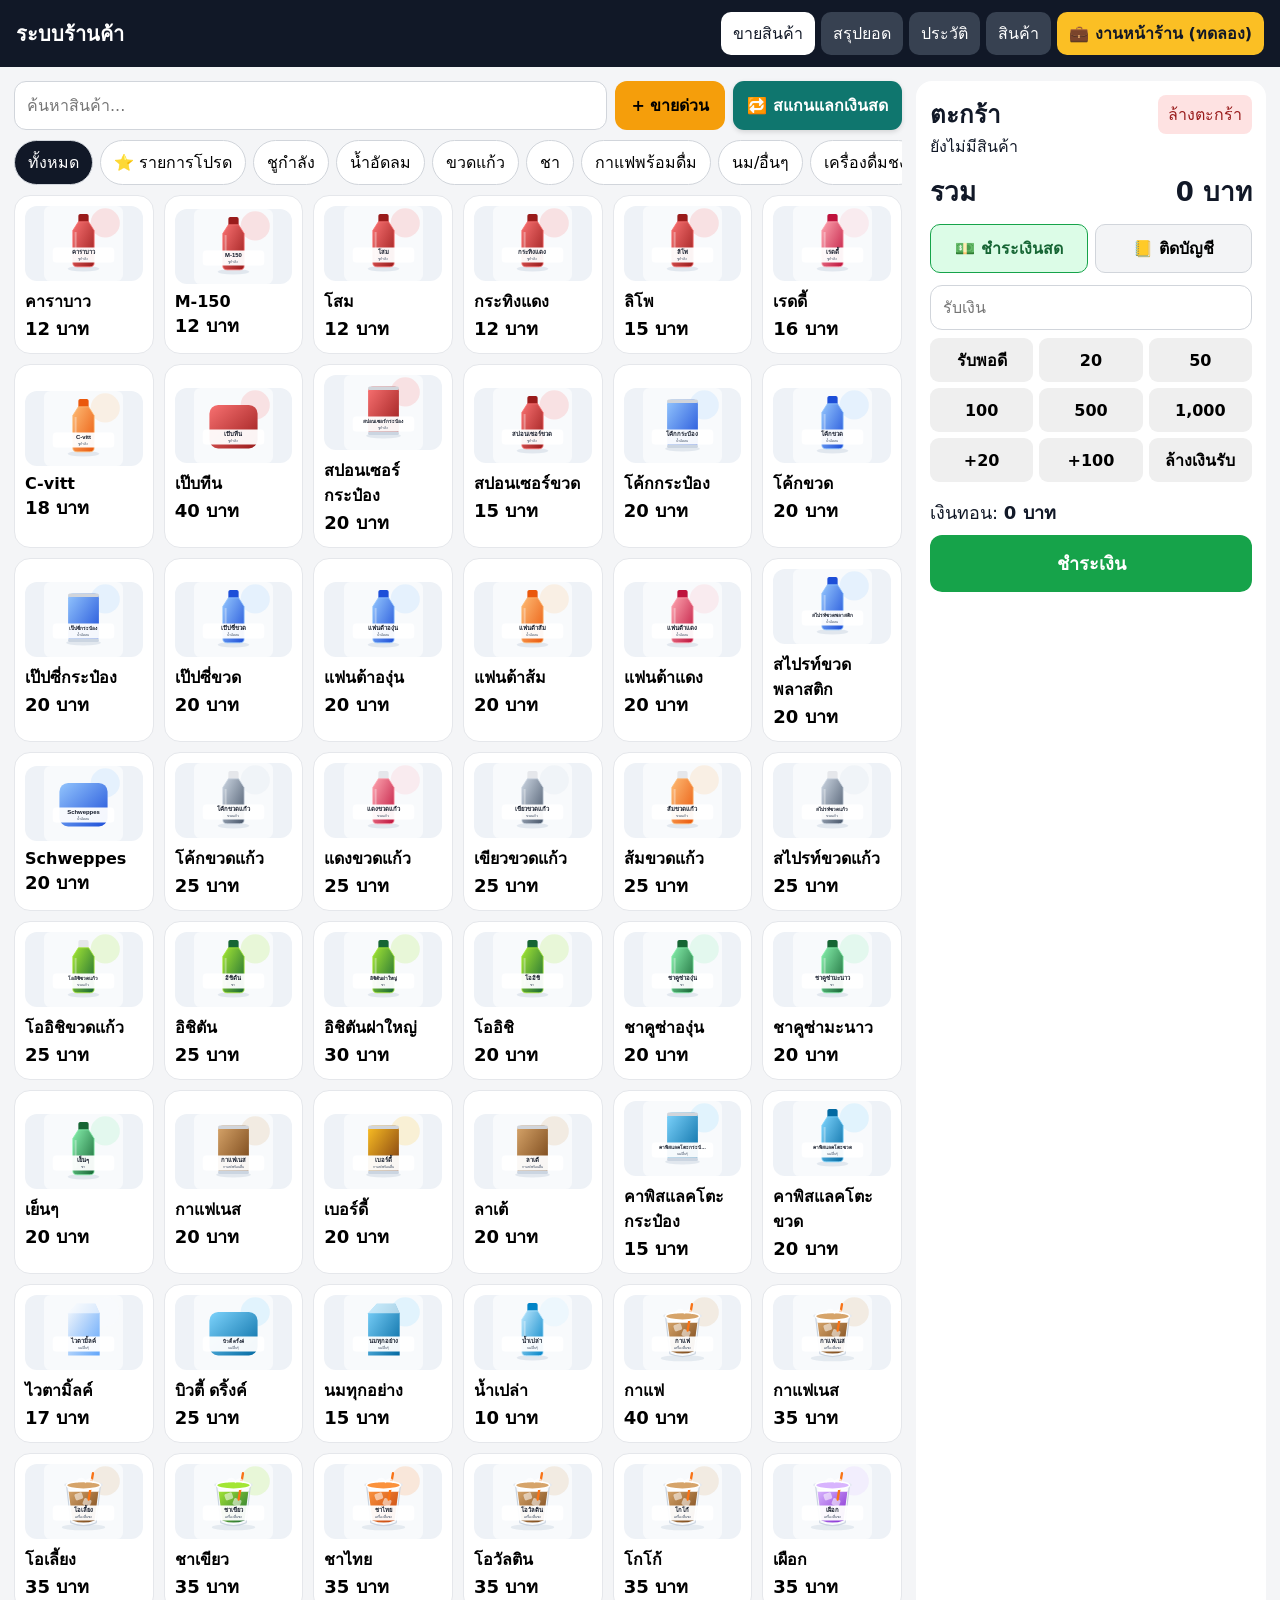
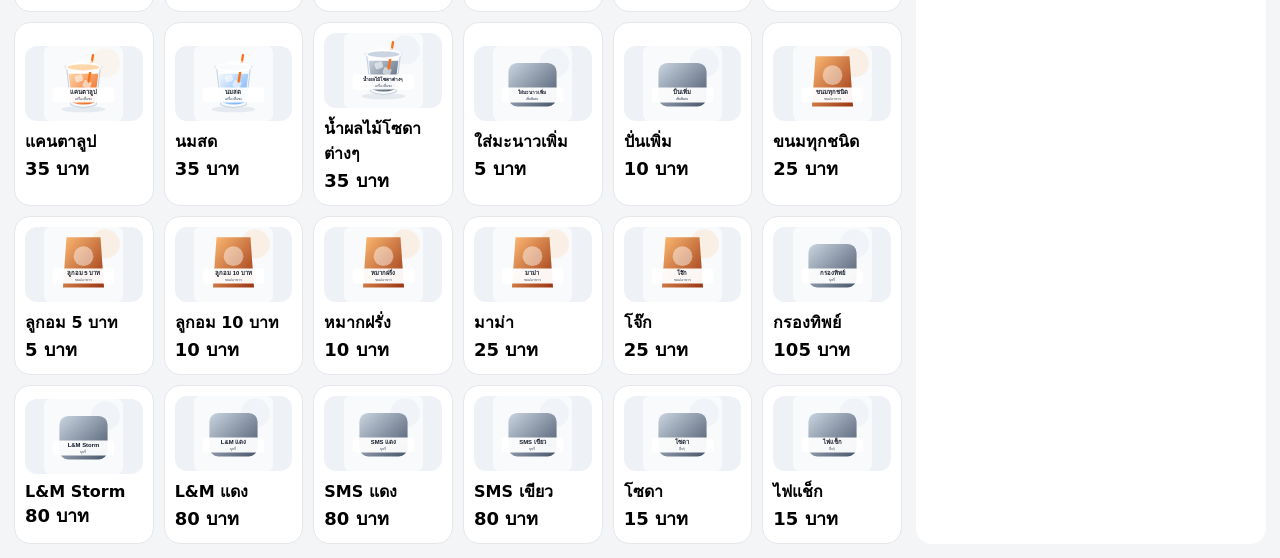
<file: index.html>
<!doctype html><html lang="th"><head><meta charset="UTF-8"><meta name="viewport" content="width=device-width,initial-scale=1,viewport-fit=cover"><meta name="theme-color" content="#111827"><link rel="manifest" href="manifest.webmanifest"><link rel="stylesheet" href="style.css"><title>ระบบร้านค้า</title></head><body><header class="top"><h1>ระบบร้านค้า</h1><nav class="nav"><button data-page="sale" class="active">ขายสินค้า</button><button data-page="dashboard">สรุปยอด</button><button data-page="history">ประวัติ</button><button data-page="manage">สินค้า</button><a href="./operations-preview.html" style="display:inline-flex;align-items:center;border-radius:10px;padding:9px 12px;background:#fbbf24;color:#111827;text-decoration:none;font-weight:750;white-space:nowrap">💼 งานหน้าร้าน (ทดลอง)</a></nav></header><section id="sale" class="page active"><div class="sale-layout"><div><div class="toolbar"><input id="search" class="search" placeholder="ค้นหาสินค้า..."><button id="quick" class="quick">+ ขายด่วน</button><a class="exchange-shortcut" href="./operations-preview.html#exchange">🔁 สแกนแลกเงินสด</a></div><div id="cats" class="cats"></div><div id="products" class="products"></div></div><aside class="cart"><div class="carthead"><h2>ตะกร้า</h2><button id="clearCart" class="danger">ล้างตะกร้า</button></div><div id="cart"></div><div class="total"><span>รวม</span><span id="total">0 บาท</span></div><div class="payment-mode"><button id="modeCash" class="selected" type="button">💵 ชำระเงินสด</button><button id="modeCredit" type="button">📒 ติดบัญชี</button></div><div id="creditCartPanel" class="credit-cart-panel" hidden><label for="creditPersonSearch">เลือกผู้ซื้อจากรายชื่อกลาง</label><input id="creditPersonSearch" class="search" placeholder="ค้นหาชื่อ / ชื่อเรียก" autocomplete="off"><div id="creditPersonList" class="credit-person-list" role="status">ยังไม่มีรายชื่อที่เชื่อมจากฐานข้อมูล</div><div id="creditSelected" class="note">ยังไม่ได้เลือกผู้ซื้อ</div><p class="note">ระบบบัญชีจริงยังไม่เปิดใช้ เพื่อป้องกันยอดค้างสูญหาย กรุณาบันทึกในสมุดบัญชีเดิมก่อน</p><a href="./operations-preview.html">ดูขั้นตอนบัญชีรายบุคคล (ทดลอง) →</a></div><div id="cashArea"><input id="cash" class="search" inputmode="decimal" placeholder="รับเงิน"><div class="cash-presets"><button id="exact">รับพอดี</button><button data-cash="20">20</button><button data-cash="50">50</button><button data-cash="100">100</button><button data-cash="500">500</button><button data-cash="1000">1,000</button><button data-addcash="20">+20</button><button data-addcash="100">+100</button><button id="clearCash">ล้างเงินรับ</button></div><div class="change">เงินทอน: <b id="change">0 บาท</b></div></div><button id="pay" class="pay">ชำระเงิน</button></aside></div></section><section id="dashboard" class="page"><div class="reporthead"><div><h2>สรุปยอด</h2><div id="reportLabel" class="note">วันนี้</div></div><div class="reportfilters"><button data-period="today" class="active">วันนี้</button><button data-period="month">เดือนนี้</button><button data-period="all">ทั้งหมด</button><input id="reportFrom" type="date"><span>ถึง</span><input id="reportTo" type="date"><button id="applyRange">ดูช่วงวันที่</button></div></div><div class="cards"><div class="stat">ยอดขาย<b id="todaySales">0 บาท</b></div><div class="stat profitstat">กำไรขั้นต้น<b id="todayProfit">0 บาท</b></div><div class="stat">ต้นทุนสินค้า<b id="todayCost">0 บาท</b></div><div class="stat">จำนวนบิล<b id="todayBills">0</b></div><div class="stat">จำนวนสินค้าที่ขาย<b id="todayItems">0</b></div><div class="stat">เงินสดที่รับ<b id="todayCash">0 บาท</b></div><div class="stat">เงินทอน<b id="todayChange">0 บาท</b></div><div class="stat">ขายดีที่สุด<b id="best">-</b></div><div class="stat">สินค้าใกล้หมด<b id="lowStockCount">0</b></div><div class="stat">ยอดเฉลี่ย/บิล<b id="avgBill">0 บาท</b></div><div class="stat">วันที่ขายดีที่สุด<b id="bestDay">-</b></div></div><h3>สินค้าใกล้หมด</h3><div id="lowStockList" class="panel"></div><h3>ยอดขายตามหมวดหมู่</h3><div id="categorySummary" class="panel"></div><h3>สินค้าขายดีวันนี้</h3><div id="topProducts" class="panel"></div><h3>กำไรตามสินค้า</h3><div id="profitProducts" class="panel"></div><h3>ยอดขายรายวัน</h3><div id="dailySummary" class="panel"></div></section><section id="history" class="page"><div class="historyhead"><h2>ประวัติการขาย</h2><input id="historyDate" type="date"></div><div id="historyList" class="panel"></div></section><div id="billModal" class="pinmodal"><div class="pinbox billbox"><h2>รายละเอียดบิล</h2><div id="billDetail"></div><div class="pinActions"><button id="billClose">ปิด</button><button id="voidBill" class="danger">ยกเลิกบิล</button></div></div></div><section id="manage" class="page"><div class="managehead"><h2>สินค้า</h2><div><button id="addProduct" class="primary">+ เพิ่มสินค้า</button></div></div><div class="backup"><a href="./product-photos.html" style="display:inline-flex;align-items:center;background:#0f766e;color:#fff;border-radius:9px;padding:10px 14px;text-decoration:none;font-weight:800">📷 จัดการภาพสินค้าจริงทั้งร้าน</a><button id="exportBtn">สำรองข้อมูล JSON</button><button id="recoverImport" type="button" hidden>↩ กู้คืนข้อมูลก่อนนำเข้าล่าสุด</button><label class="filelabel">นำเข้าข้อมูล<input type="file" id="importFile" accept="application/json"></label></div><div id="backupStatus" class="backupstatus"></div><p class="note">แตะดาวเพื่อเพิ่มรายการโปรด รูปสินค้าเป็นภาพแทนและแก้ไขต่อได้ภายหลัง</p><div id="manageList" class="panel"></div></section><div id="productModal" class="pinmodal"><div class="pinbox productbox"><h2 id="productTitle">เพิ่มสินค้า</h2><input id="productName" placeholder="ชื่อสินค้า"><input id="productPrice" type="number" inputmode="decimal" placeholder="ราคาขาย"><input id="productCost" type="number" min="0" step="0.01" inputmode="decimal" placeholder="ต้นทุนต่อชิ้น"><input id="productCategory" placeholder="หมวดหมู่"><div class="stockfields"><label>จำนวนคงเหลือ<input id="productStock" type="number" min="0" step="1" inputmode="numeric" placeholder="เช่น 24"></label><label>แจ้งเตือนเมื่อเหลือไม่เกิน<input id="productLowStock" type="number" min="0" step="1" inputmode="numeric" value="5"></label></div><label class="stocktoggle"><input id="trackStock" type="checkbox"> ติดตามสต๊อกสินค้านี้</label><label class="imagepick">รูปสินค้า (ไม่ใส่ก็ได้)<input id="productImage" type="file" accept="image/*"></label><div id="imagePreview" class="imagePreview"></div><button id="removeProductImage" class="danger imageRemove" type="button">ลบรูปสินค้า</button><div class="pinActions"><button id="productCancel">ยกเลิก</button><button id="productSave">บันทึก</button></div></div></div><div id="importModal" class="pinmodal"><div class="pinbox"><h2>ยืนยันนำเข้าข้อมูล</h2><p id="importSummary"></p><p class="note">ข้อมูลปัจจุบันในเครื่องจะถูกแทนที่ กรุณาสำรองข้อมูลก่อนหากต้องการเก็บไว้</p><div class="pinActions"><button id="importCancel">ยกเลิก</button><button id="importConfirm">ยืนยันนำเข้า</button></div></div></div><script src="products.js"></script><script src="app.js"></script><script src="safe-import.js"></script><script src="recover-import.js"></script></body></html>
</file>
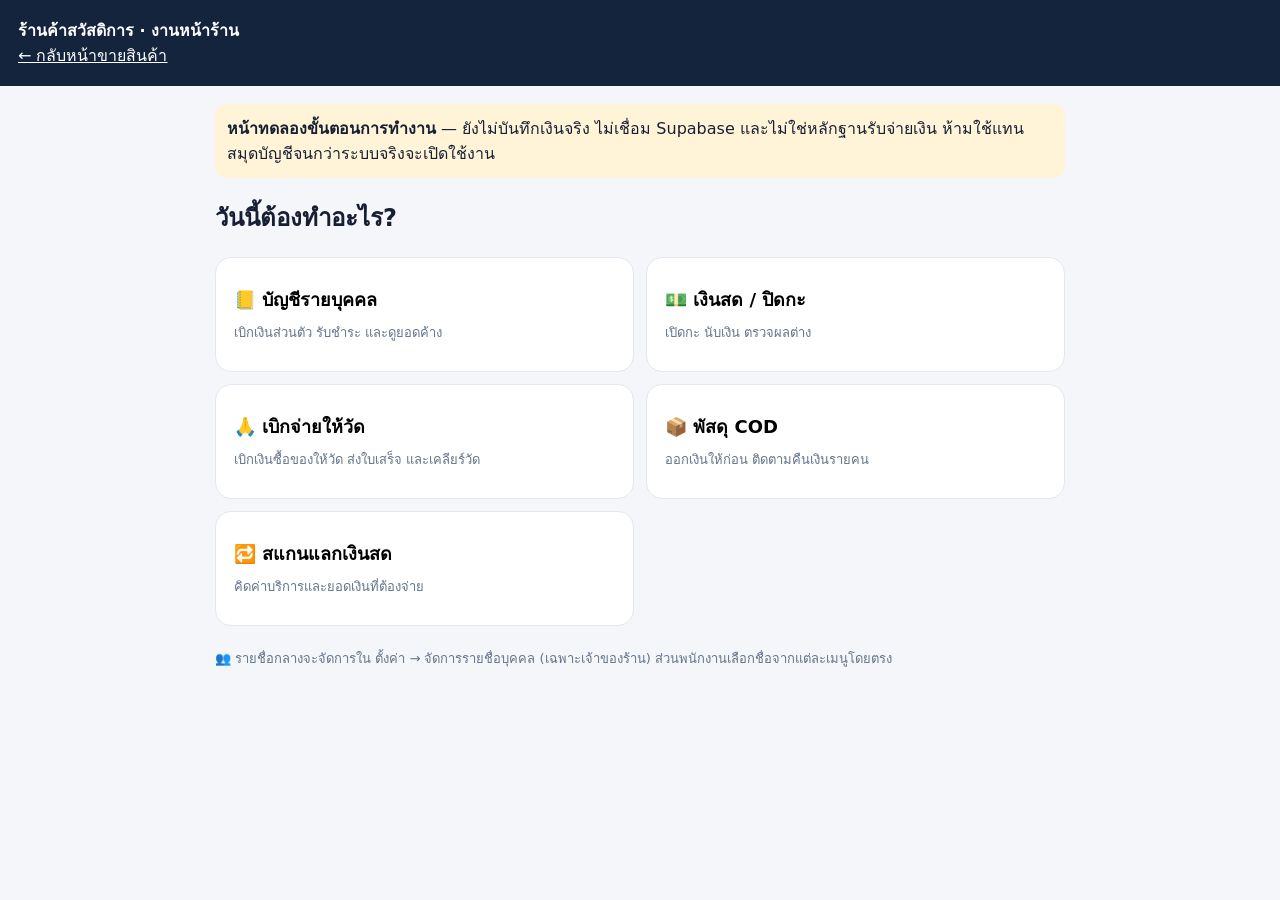
<file: operations-preview.html>
<!doctype html><html lang="th"><head><meta charset="utf-8"><meta name="viewport" content="width=device-width,initial-scale=1"><title>งานหน้าร้าน — ตัวอย่างหน้าจอ</title><style>body{margin:0;background:#f4f6f9;color:#172033;font-family:system-ui,'Noto Sans Thai',sans-serif}header{background:#14243c;color:white;padding:18px}main{max-width:850px;margin:auto;padding:18px}.warn{background:#fff3d8;padding:12px;border-radius:12px;margin-bottom:15px}.grid{display:grid;grid-template-columns:repeat(2,minmax(0,1fr));gap:12px}.tile,.panel{border:1px solid #e2e8f0;background:white;border-radius:16px;padding:18px}.tile{text-align:left;font-weight:750;font-size:18px;min-height:115px;cursor:pointer}.tile small{display:block;font-size:13px;color:#64748b;font-weight:400;margin-top:8px}.panel{margin-top:16px}label{display:block;margin-top:12px;font-weight:600}input,select{display:block;width:100%;box-sizing:border-box;padding:12px;margin-top:5px;border:1px solid #cbd5e1;border-radius:10px;font:inherit}button{font:inherit}.primary{background:#176c46;color:white;border:0;border-radius:10px;padding:13px 20px;margin-top:15px;cursor:pointer}.secondary{background:#e2e8f0;border:0;border-radius:10px;padding:10px;margin-top:12px}.muted{color:#64748b}.hidden{display:none}.result{padding:12px;background:#e8f5ec;border-radius:12px;margin-top:14px}a{color:inherit}@media(max-width:560px){.grid{grid-template-columns:1fr}}</style></head><body><header><strong>ร้านค้าสวัสดิการ · งานหน้าร้าน</strong><div><a href="./index.html">← กลับหน้าขายสินค้า</a></div></header><main><div class="warn"><strong>หน้าทดลองขั้นตอนการทำงาน</strong> — ยังไม่บันทึกเงินจริง ไม่เชื่อม Supabase และไม่ใช่หลักฐานรับจ่ายเงิน ห้ามใช้แทนสมุดบัญชีจนกว่าระบบจริงจะเปิดใช้งาน</div><h2>วันนี้ต้องทำอะไร?</h2><div class="grid"><button class="tile" data-kind="account">📒 บัญชีรายบุคคล<small>เบิกเงินส่วนตัว รับชำระ และดูยอดค้าง</small></button><button class="tile" data-kind="drawer">💵 เงินสด / ปิดกะ<small>เปิดกะ นับเงิน ตรวจผลต่าง</small></button><button class="tile" data-kind="temple">🙏 เบิกจ่ายให้วัด<small>เบิกเงินซื้อของให้วัด ส่งใบเสร็จ และเคลียร์วัด</small></button><button class="tile" data-kind="parcel">📦 พัสดุ COD<small>ออกเงินให้ก่อน ติดตามคืนเงินรายคน</small></button><button class="tile" data-kind="exchange">🔁 สแกนแลกเงินสด<small>คิดค่าบริการและยอดเงินที่ต้องจ่าย</small></button></div><section id="workspace" class="panel hidden"><h2 id="heading"></h2><p class="muted" id="help"></p><div id="fields"></div><button id="calculate" class="primary">ตรวจสอบตัวอย่าง</button><div id="result" class="result hidden" role="status"></div></section><p class="muted" style="margin-top:22px;font-size:13px">👥 รายชื่อกลางจะจัดการใน ตั้งค่า → จัดการรายชื่อบุคคล (เฉพาะเจ้าของร้าน) ส่วนพนักงานเลือกชื่อจากแต่ละเมนูโดยตรง</p></main><script>const $=s=>document.querySelector(s);const money=n=>Number(n).toLocaleString('th-TH',{minimumFractionDigits:2,maximumFractionDigits:2})+' บาท';const configs={account:{title:'บัญชีรายบุคคล',help:'เฉพาะยอดค้างส่วนตัวของบุคคล เช่น เงินเบิกใช้ส่วนตัวและรับชำระ ส่วนซื้อสินค้าติดบัญชีให้ทำในหน้าตะกร้า และ COD อยู่เมนูพัสดุ เงินซื้อของให้วัดเป็นบัญชีวัดแยกต่างหาก',fields:[['person','เลือกเจ้าของบัญชีจากรายชื่อกลาง (ตัวอย่างเท่านั้น)','select','— ยังไม่มีรายชื่อในระบบ —'],['kind','ทำรายการอะไร','select','เบิกเงินใช้ส่วนตัว|รับชำระยอดค้าง'],['amount','จำนวนเงิน (บาท)','number'],['payer','ผู้ชำระเงิน (กรณีรับชำระ)','select','เจ้าของบัญชีจ่ายเอง|วัดจ่ายแทน|บุคคลอื่นจ่ายแทน'],['payerName','ชื่อผู้ชำระแทน (กรณีบุคคลอื่น)','text'],['method','วิธีรับเงิน (กรณีรับชำระ)','select','เงินสด|เงินโอน'],['note','รายละเอียด (ถ้ามี)','text']]},drawer:{title:'เงินสดและปิดกะ',help:'นับเงินจริงก่อนดูยอดที่ระบบคำนวณ (ระบบจริงจะล็อกยอดนับและบันทึกผู้ตรวจนับ)',fields:[['opening','เงินตั้งต้นวันนี้','number'],['count','เงินที่นับได้จริง','number']]},temple:{title:'เบิกจ่ายให้วัด',help:'เงินที่คนในวัดรับไปซื้อของหรือทำธุระให้วัด เป็นยอดที่วัดต้องเคลียร์กับร้าน ไม่ใช่หนี้ส่วนตัวของผู้รับเงิน',fields:[['kind','ประเภท','select','เบิกเงินซื้อของให้วัด'],['person','เลือกผู้เบิกจากรายชื่อกลาง (ตัวอย่างเท่านั้น)','select','— ยังไม่มีรายชื่อในระบบ —'],['amount','จำนวนเงินที่จ่าย','number'],['purpose','เหตุผล / ซื้ออะไร','text']]},parcel:{title:'พัสดุ COD',help:'บันทึกเฉพาะพัสดุส่วนตัวที่ร้านออกเงินให้ก่อน ยอดค้างเป็นของเจ้าของพัสดุ รับคืนได้จากเจ้าตัวหรือผู้ชำระแทน ไม่รวมบัญชีวัด',fields:[['person','เลือกเจ้าของพัสดุจากรายชื่อกลาง (ตัวอย่างเท่านั้น)','select','— ยังไม่มีรายชื่อในระบบ —'],['tracking','เลขพัสดุ (ถ้ามี)','text'],['amount','ยอดที่ร้านสำรองจ่าย','number'],['repaid','เงินที่เจ้าของคืนแล้ว','number']]},exchange:{title:'สแกนแลกเงินสด',help:'คิดค่าบริการตามยอดเงินสดที่ลูกค้ารับ: 100–500 บาท ค่าบริการ 20 บาท; มากกว่า 500–1,000 บาท ค่าบริการ 30 บาท',fields:[['amount','เงินสดที่ลูกค้าต้องการรับ','number']]}};let active='';document.querySelectorAll('[data-kind]').forEach(b=>b.onclick=()=>{active=b.dataset.kind;const c=configs[active];$('#workspace').classList.remove('hidden');$('#heading').textContent=c.title;$('#help').textContent=c.help;$('#result').classList.add('hidden');$('#fields').innerHTML=c.fields.map(([id,label,type,options])=>'<label for="'+id+'">'+label+'</label>'+(type==='select'?'<select id="'+id+'">'+options.split('|').map(v=>'<option>'+v+'</option>').join('')+'</select>':'<input id="'+id+'" type="'+type+'" '+(type==='number'?'min="0" step="0.01" inputmode="decimal"':'')+'>')).join('');$('#workspace').scrollIntoView({behavior:'smooth',block:'start'})});if(location.hash==='#exchange'){document.querySelector('[data-kind="exchange"]').click()}$('#calculate').onclick=()=>{const val=id=>Number($('#'+id)?.value),positive=id=>Number.isFinite(val(id))&&val(id)>0;let msg='';if(active==='account'){const kind=$('#kind').value;msg=!$('#person').value.trim()||$('#person').value.startsWith('—')||!positive('amount')?'กรุณากรอกชื่อและจำนวนเงินให้ถูกต้อง':kind==='รับชำระยอดค้าง'&&$('#payer').value==='บุคคลอื่นจ่ายแทน'&&!$('#payerName').value.trim()?'กรุณาระบุชื่อผู้ชำระแทน':kind==='รับชำระยอดค้าง'?'ตัวอย่างรับชำระ: '+$('#person').value.trim()+' · '+money(val('amount'))+' · '+$('#payer').value+($('#payer').value==='บุคคลอื่นจ่ายแทน'?' ('+$('#payerName').value.trim()+')':'')+' · '+$('#method').value+' (ยังไม่ได้ตัดยอดค้างจริง)':'ตัวอย่างเพิ่มยอดค้าง: '+$('#person').value.trim()+' · '+kind+' · '+money(val('amount'))+' (ยังไม่ได้บันทึกหรือตัดสต๊อกจริง)'}if(active==='drawer'){if(!Number.isFinite(val('opening'))||val('opening')<0||!Number.isFinite(val('count'))||val('count')<0)msg='กรอกจำนวนเงินให้ถูกต้อง';else msg='ยอดนับจริง '+money(val('count'))+' — ระบบจริงจะแสดงยอดที่ควรมีหลังบันทึกการนับครั้งแรกสำเร็จเท่านั้น'}if(active==='temple')msg=!$('#person').value.trim()||$('#person').value.startsWith('—')||!$('#purpose').value.trim()||!positive('amount')?'กรอกชื่อผู้เบิก เหตุผล และจำนวนเงินให้ครบ':'ตัวอย่างใบเบิก: '+$('#person').value.trim()+' · '+$('#kind').value+' · '+money(val('amount'))+' (ยังไม่ได้จ่ายเงินจริงหรือบันทึกข้อมูล)';if(active==='parcel')msg=!$('#person').value.trim()||$('#person').value.startsWith('—')||!positive('amount')||val('repaid')<0||val('repaid')>val('amount')?'ตรวจสอบชื่อเจ้าของพัสดุ ยอด COD และยอดคืน':'ยอดค้างของพัสดุนี้ '+money(val('amount')-val('repaid'))+' (ตัวอย่าง ไม่รวมพัสดุอื่น)';if(active==='exchange'){let a=val('amount');msg=!positive('amount')||a<100||a>1000?'รองรับเงินสด 100–1,000 บาท':('ลูกค้าต้องโอน '+money(a+(a<=500?20:30))+' · ร้านจ่ายเงินสด '+money(a)+' · ค่าบริการ '+money(a<=500?20:30)+' (ต้องตรวจสอบเงินเข้าจริงก่อนจ่าย)')}$('#result').textContent=msg;$('#result').classList.remove('hidden')};</script></body></html>
</file>
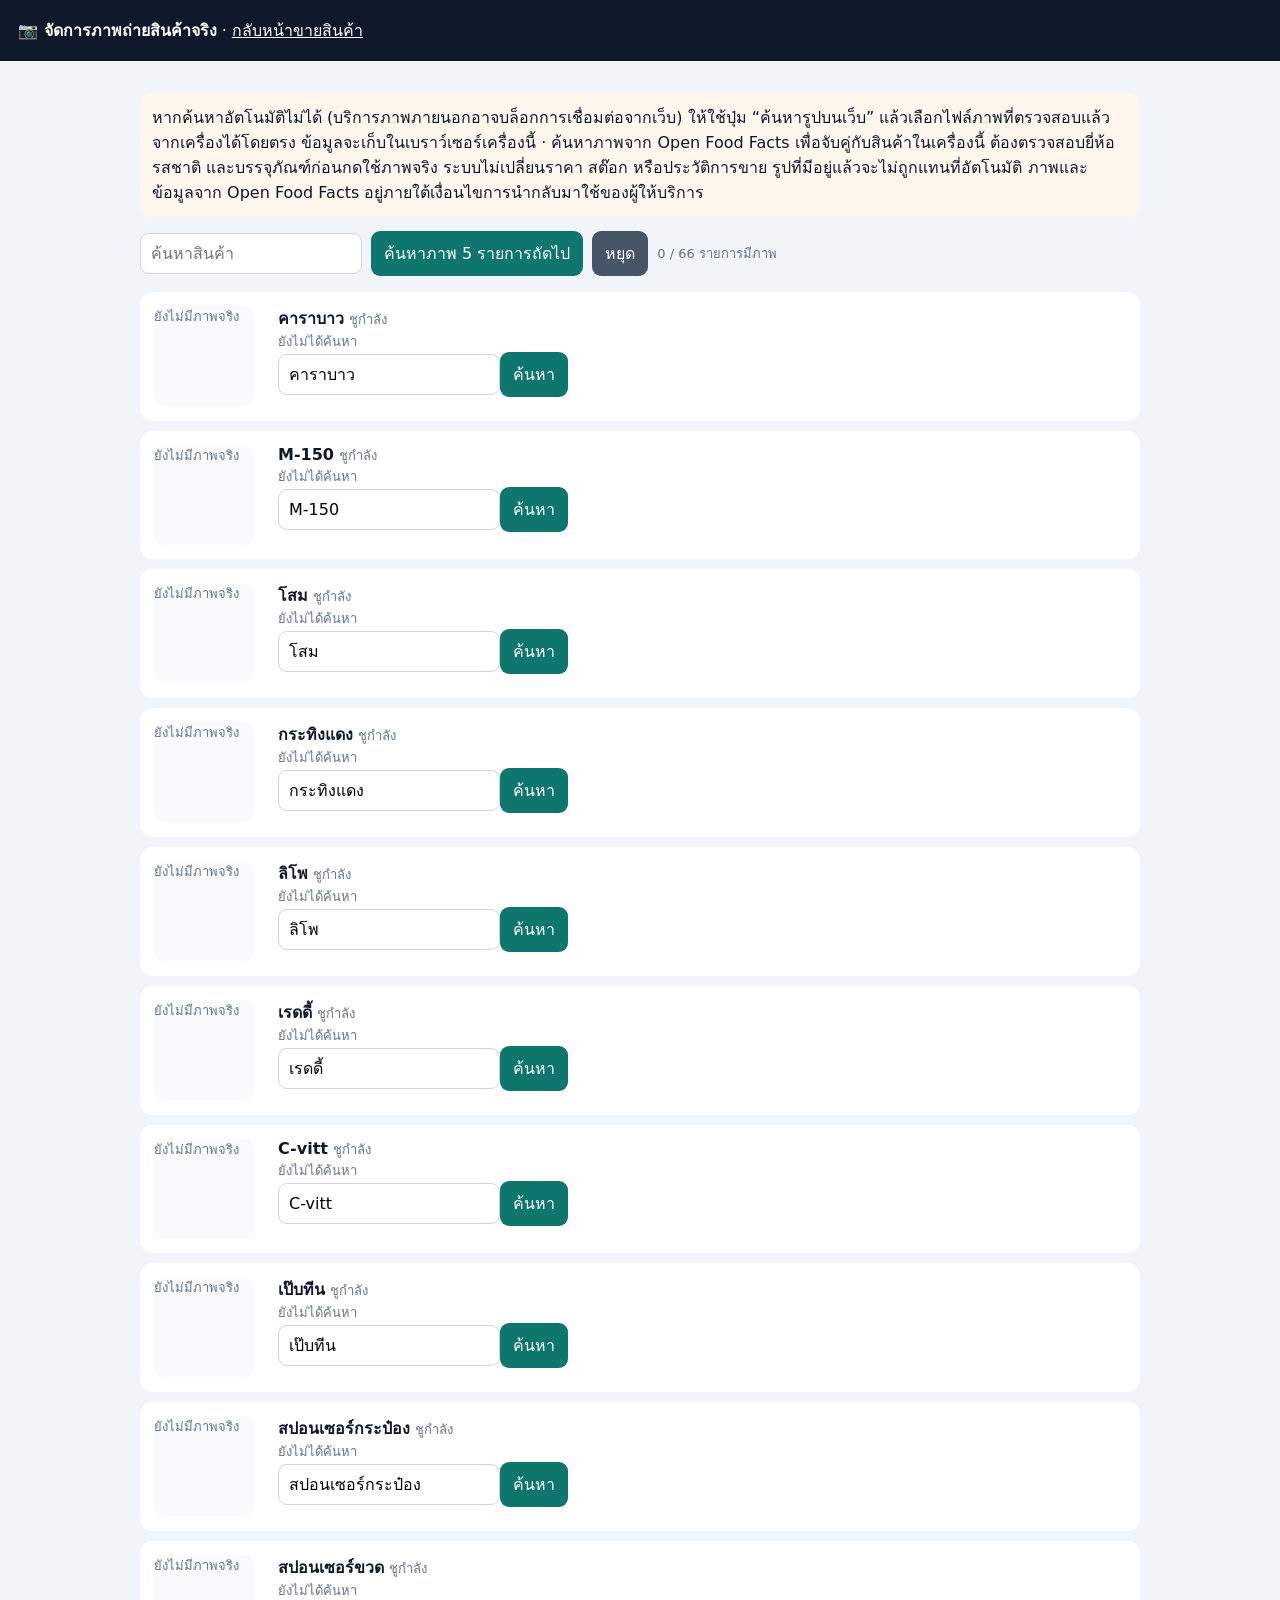
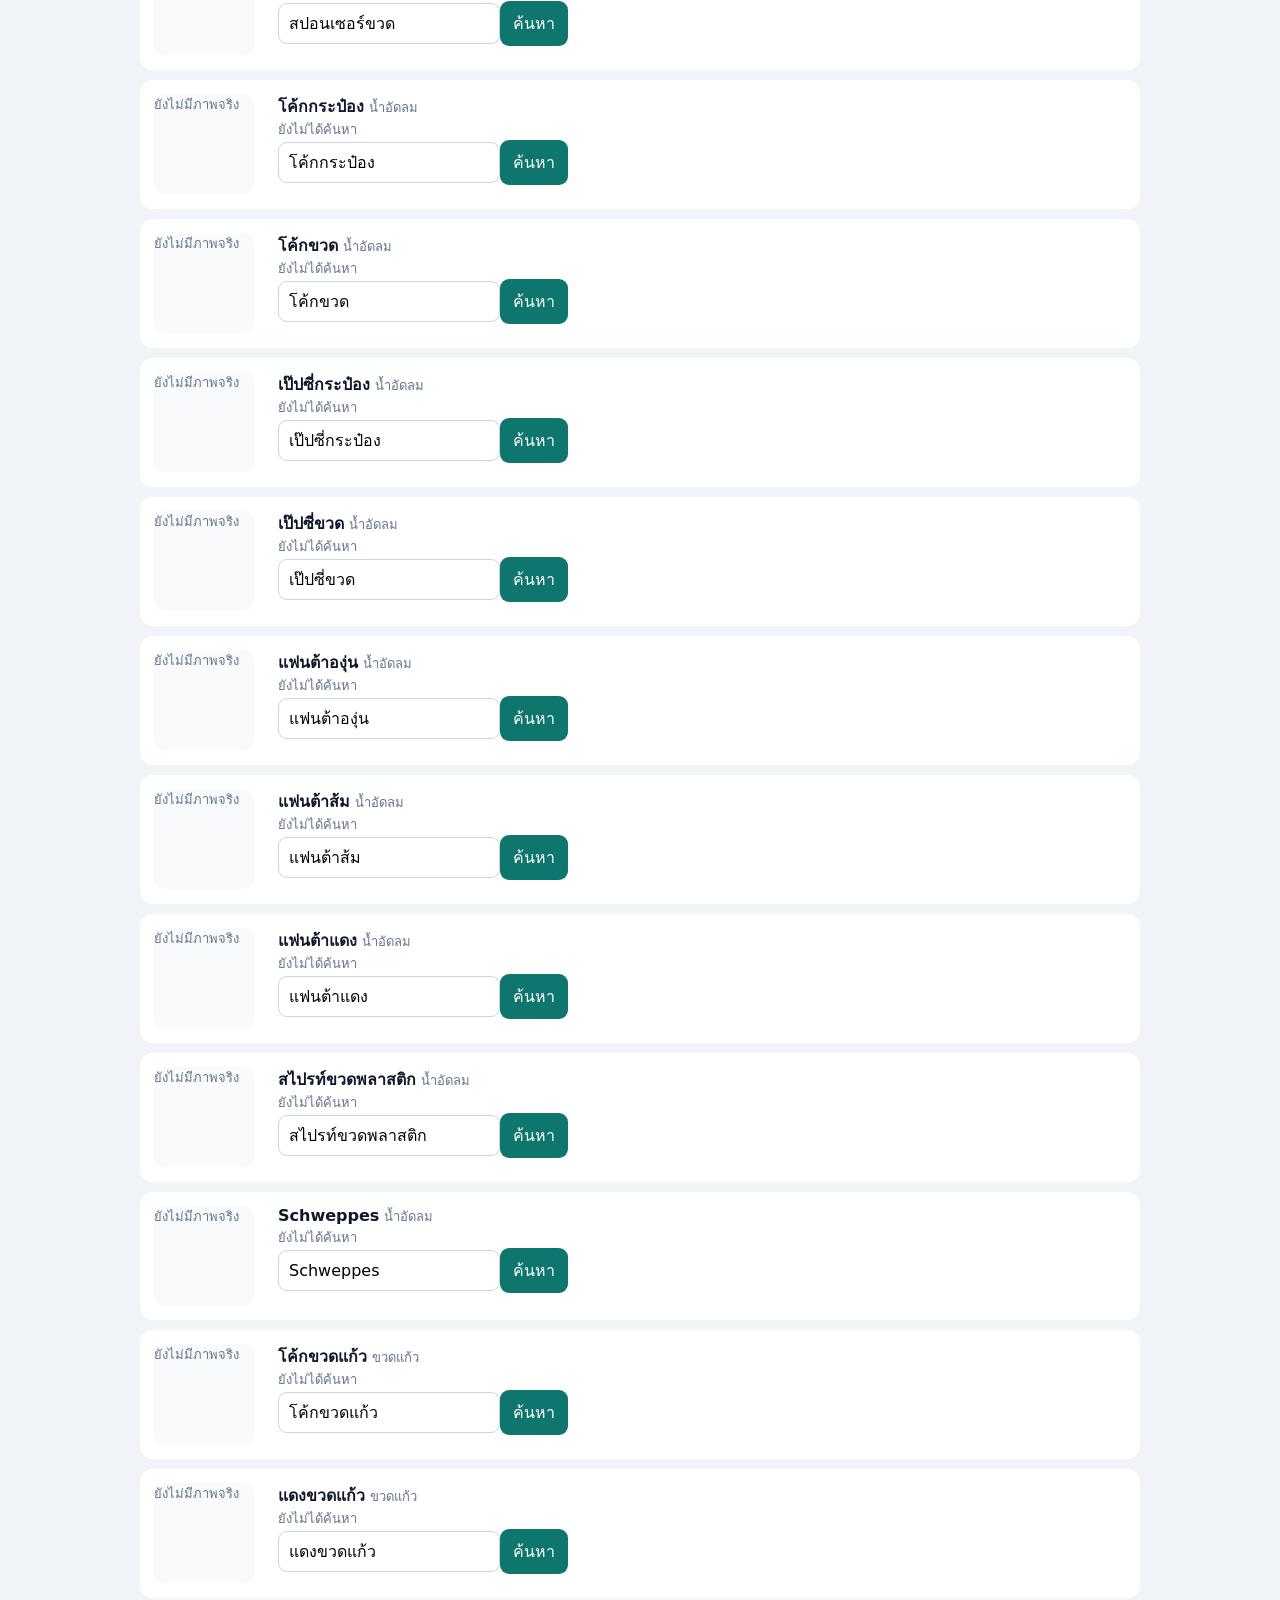
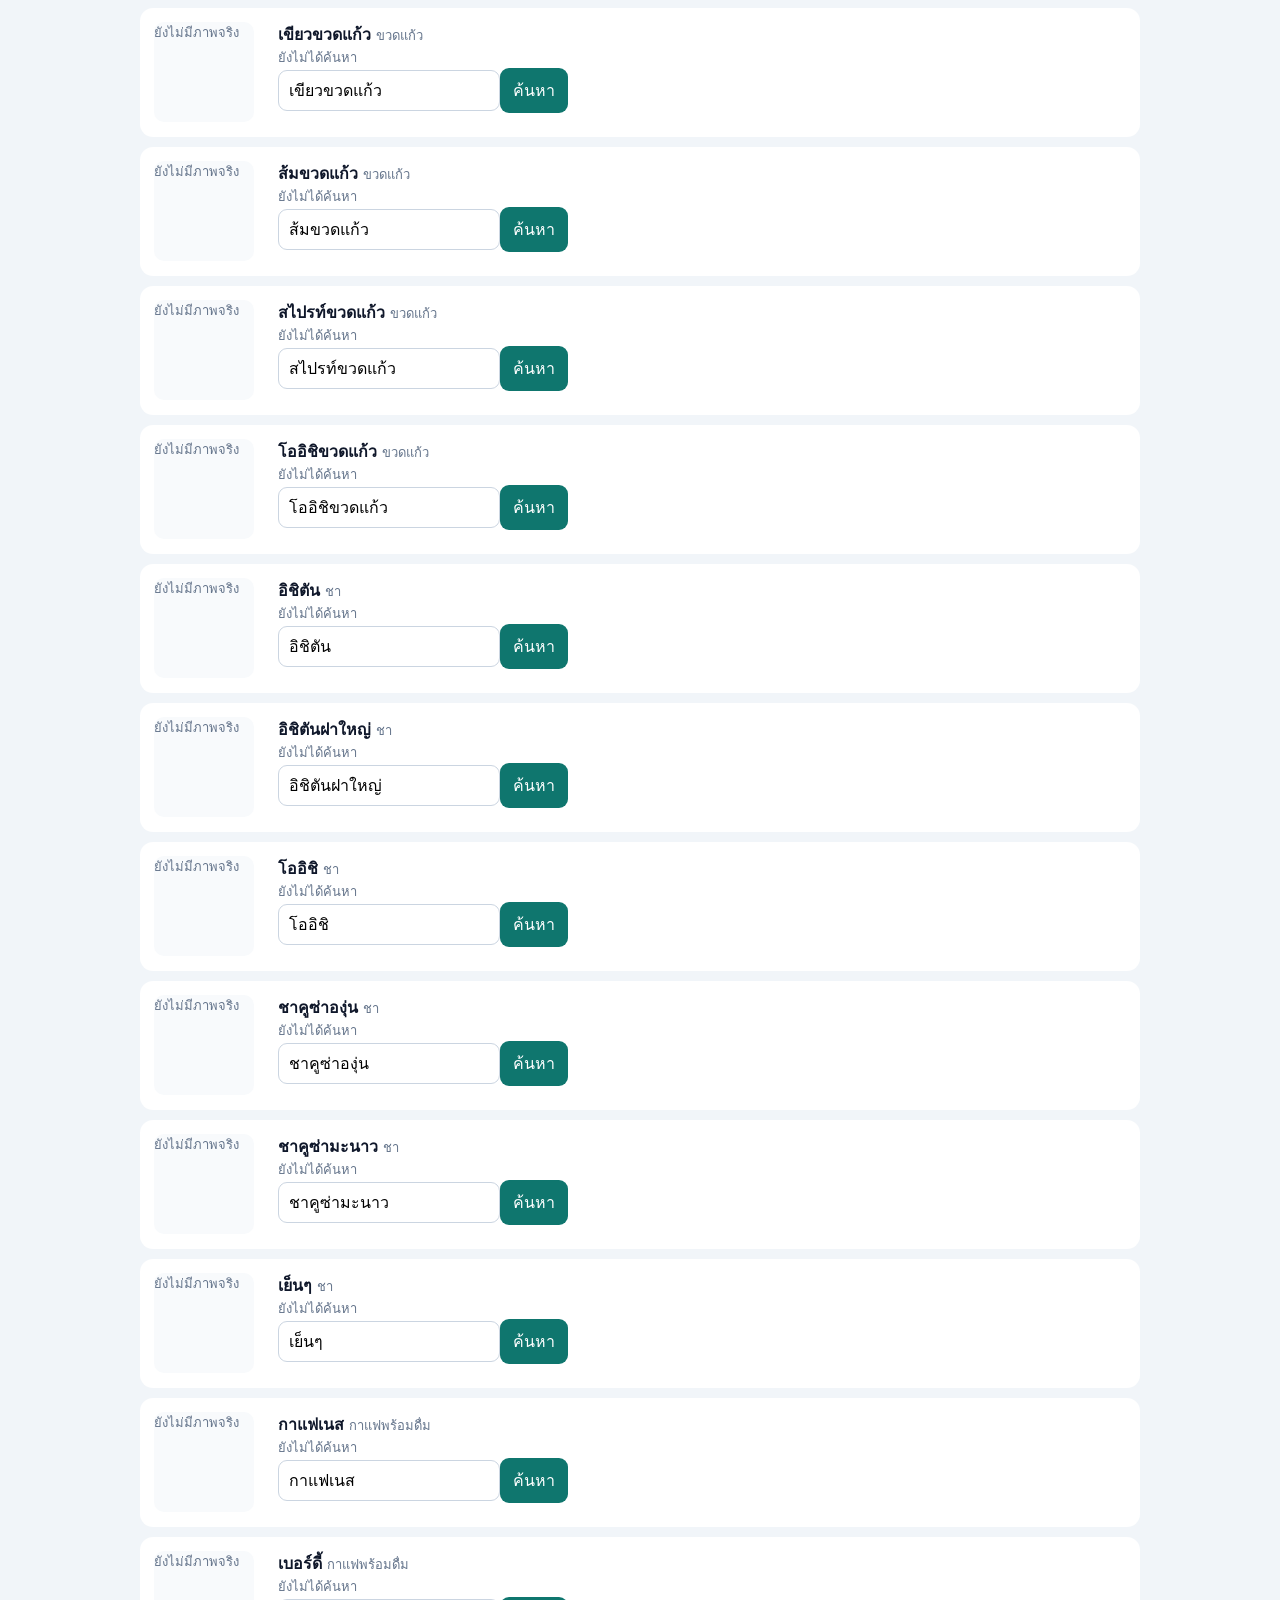
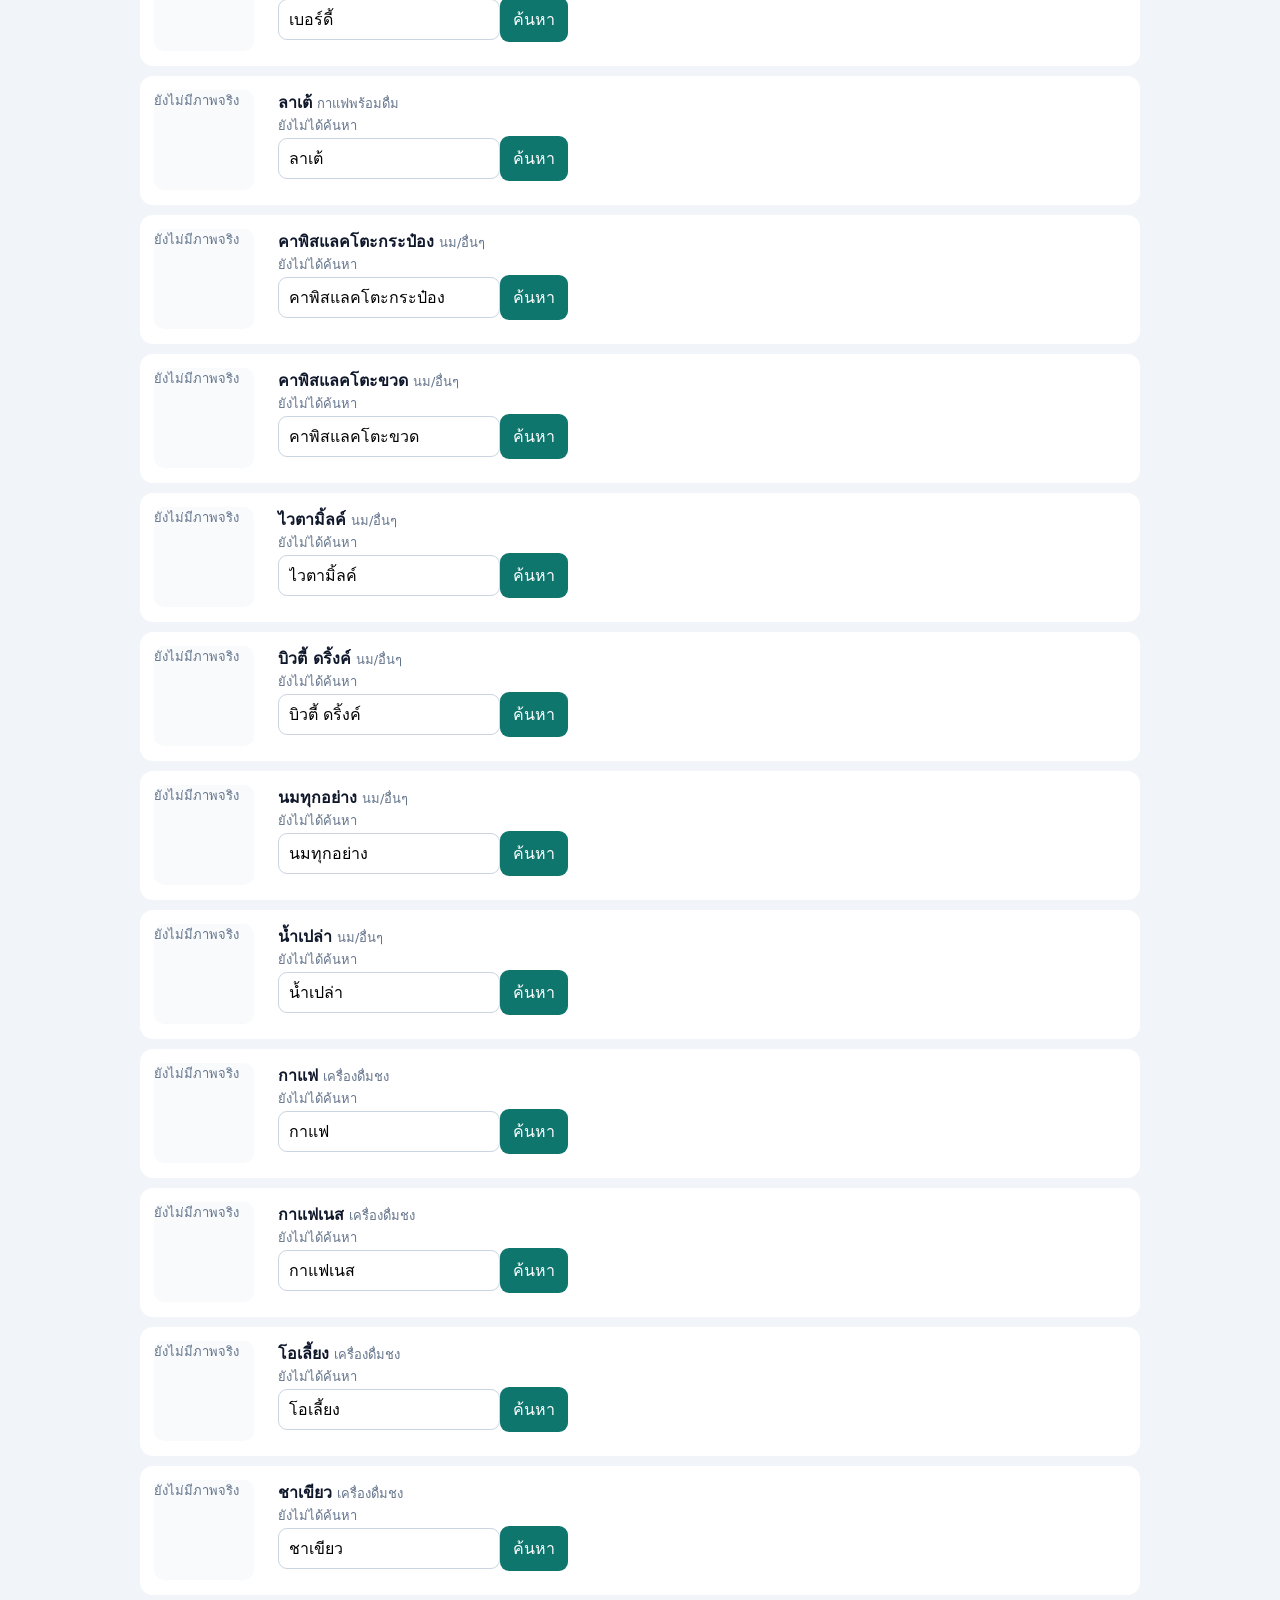
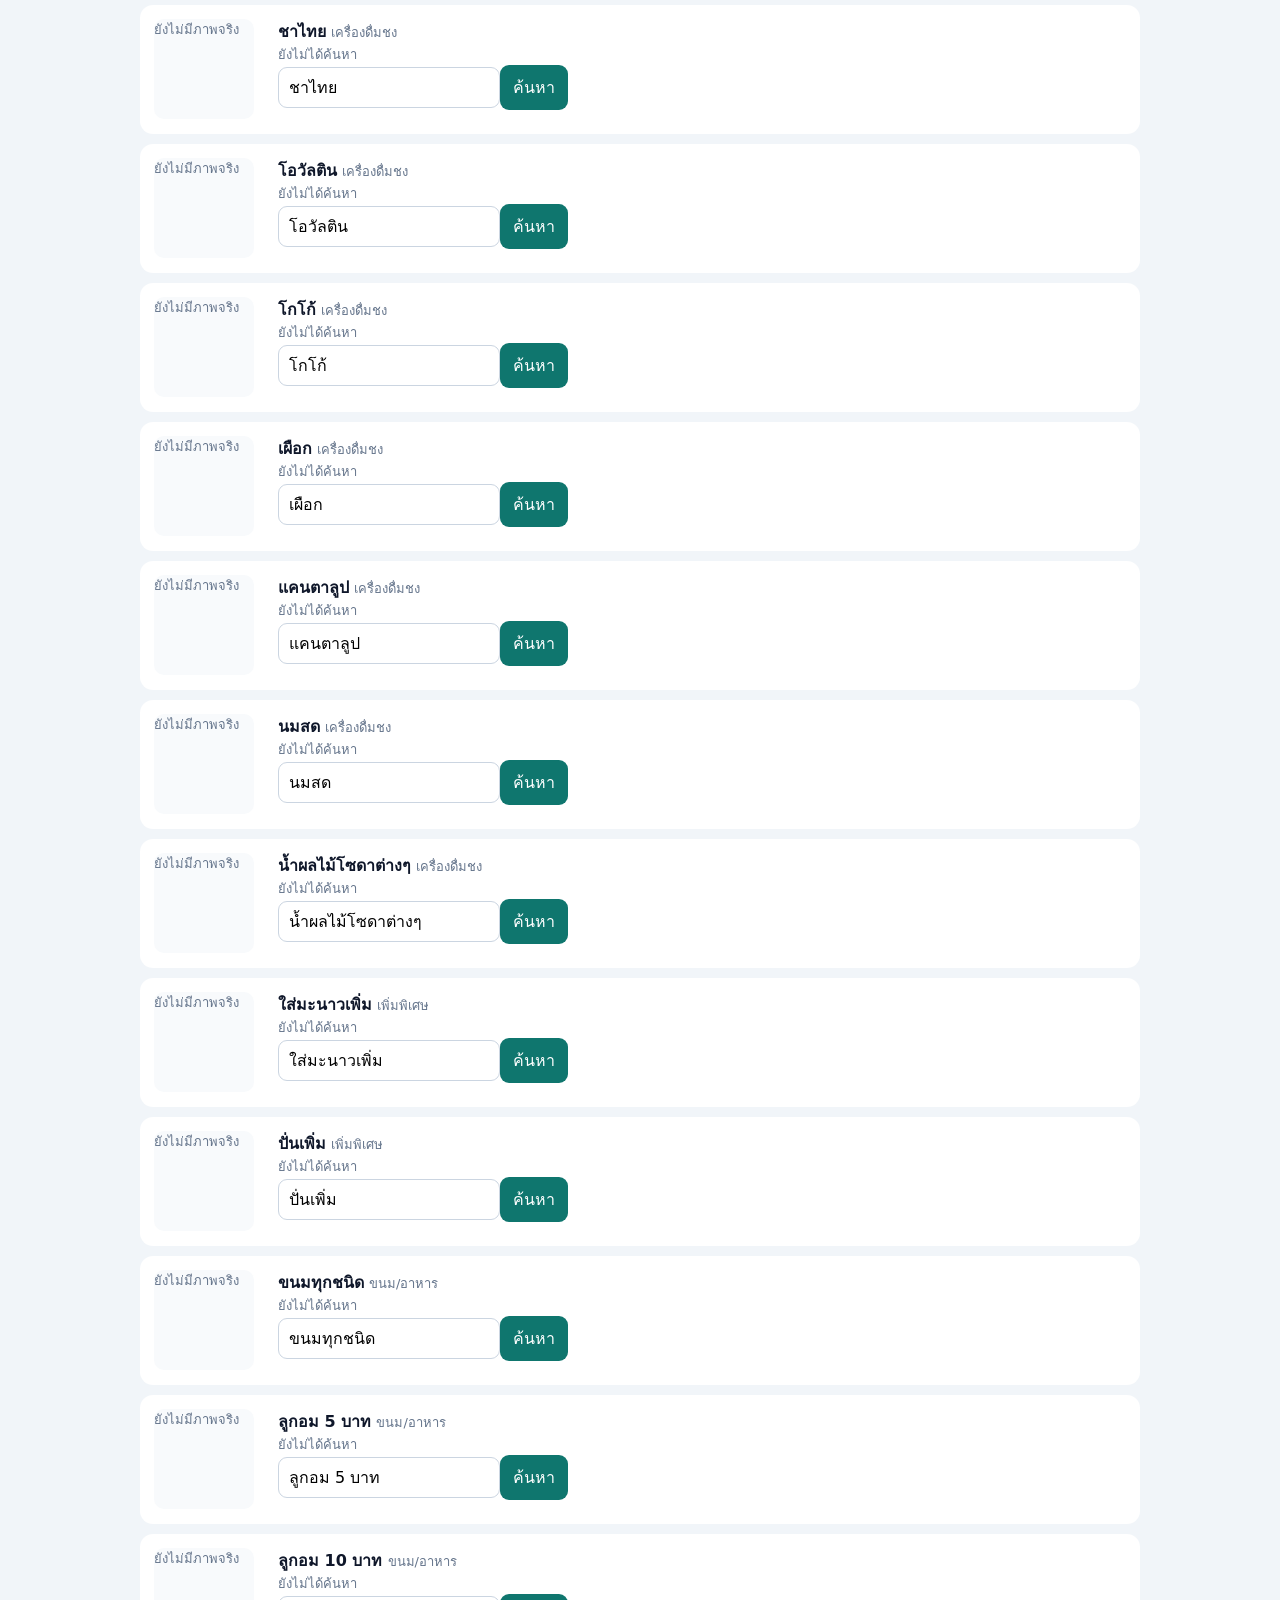
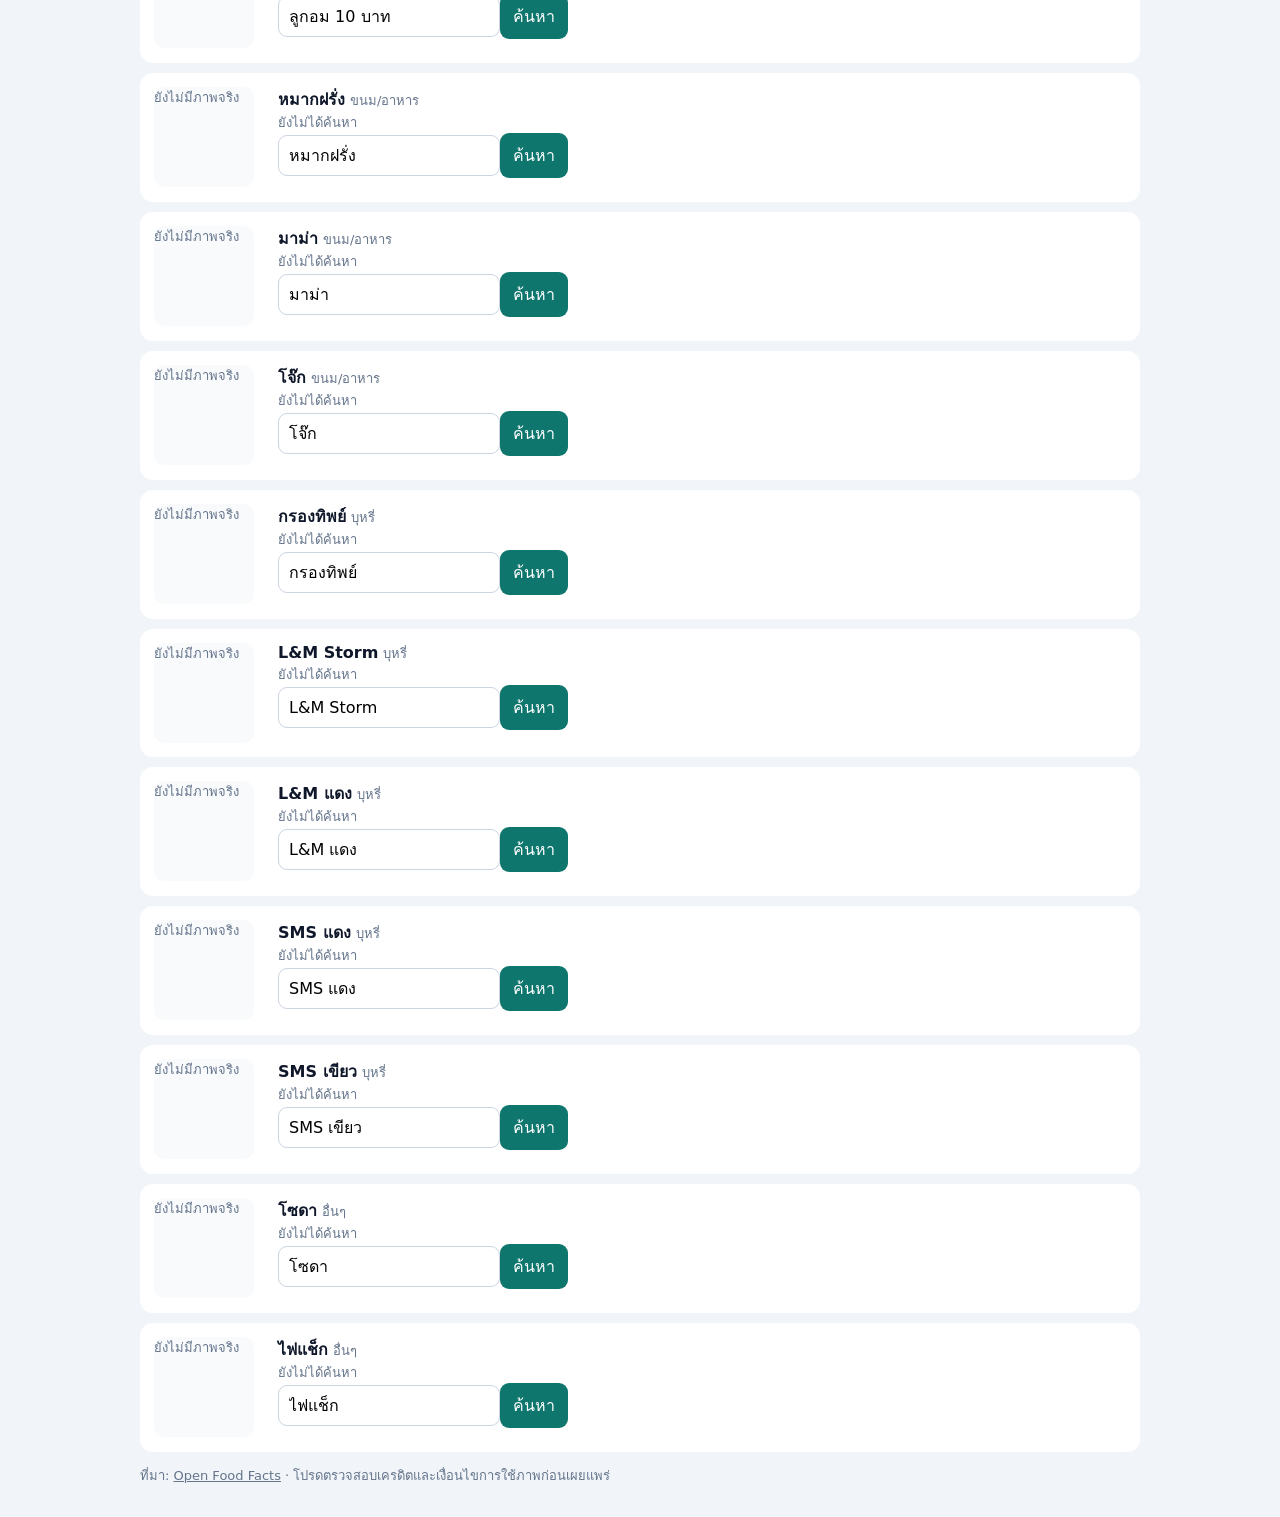
<file: product-photos.html>
<!doctype html><html lang="th"><head><meta charset="utf-8"><meta name="viewport" content="width=device-width,initial-scale=1"><title>จับคู่ภาพถ่ายสินค้า · ระบบร้านค้า</title><style>body{font:16px system-ui,'Noto Sans Thai',sans-serif;margin:0;background:#f1f5f9;color:#0f172a}header{background:#0f172a;color:white;padding:18px}main{max-width:1000px;margin:auto;padding:18px}button,input{font:inherit}button{cursor:pointer;border:0;border-radius:9px;padding:10px 13px;background:#0f766e;color:white}button:disabled{opacity:.45}input{padding:10px;border:1px solid #cbd5e1;border-radius:9px;max-width:100%;box-sizing:border-box}.toolbar{display:flex;gap:9px;flex-wrap:wrap;align-items:center;margin-bottom:16px}.item{display:grid;grid-template-columns:110px 1fr;gap:14px;background:white;border-radius:13px;padding:14px;margin-bottom:10px}.thumb{width:100px;height:100px;object-fit:contain;background:#f8fafc;border-radius:10px}.muted{color:#64748b;font-size:13px}.choices{display:flex;gap:10px;overflow-x:auto;margin-top:10px}.choice{min-width:128px;width:128px;border:1px solid #cbd5e1;border-radius:10px;padding:8px;background:white;color:#0f172a;text-align:left}.choice img{width:110px;height:110px;object-fit:contain}.choice small{display:block;font-size:11px;overflow-wrap:anywhere}.warn{background:#fff7ed;padding:12px;border-radius:12px;margin:14px 0}.state{font-weight:700;color:#047857}a{color:inherit}@media(max-width:600px){.item{grid-template-columns:1fr}.thumb{width:80px;height:80px}}</style></head><body><header><b>📷 จัดการภาพถ่ายสินค้าจริง</b> · <a href="./index.html">กลับหน้าขายสินค้า</a></header><main><div class="warn">หากค้นหาอัตโนมัติไม่ได้ (บริการภาพภายนอกอาจบล็อกการเชื่อมต่อจากเว็บ) ให้ใช้ปุ่ม “ค้นหารูปบนเว็บ” แล้วเลือกไฟล์ภาพที่ตรวจสอบแล้วจากเครื่องได้โดยตรง ข้อมูลจะเก็บในเบราว์เซอร์เครื่องนี้ · ค้นหาภาพจาก Open Food Facts เพื่อจับคู่กับสินค้าในเครื่องนี้ ต้องตรวจสอบยี่ห้อ รสชาติ และบรรจุภัณฑ์ก่อนกดใช้ภาพจริง ระบบไม่เปลี่ยนราคา สต๊อก หรือประวัติการขาย รูปที่มีอยู่แล้วจะไม่ถูกแทนที่อัตโนมัติ ภาพและข้อมูลจาก Open Food Facts อยู่ภายใต้เงื่อนไขการนำกลับมาใช้ของผู้ให้บริการ</div><div class="toolbar"><input id="filter" placeholder="ค้นหาสินค้า"><button id="batch">ค้นหาภาพ 5 รายการถัดไป</button><button id="stop" style="background:#475569">หยุด</button><span id="status" class="muted"></span></div><div id="list"></div><p class="muted">ที่มา: <a href="https://world.openfoodfacts.org" target="_blank" rel="noopener">Open Food Facts</a> · โปรดตรวจสอบเครดิตและเงื่อนไขการใช้ภาพก่อนเผยแพร่</p></main><script src="./products.js"></script><script>const KEY='shop-system-v1';let db;try{db=JSON.parse(localStorage.getItem(KEY))}catch{}if(!db||!Array.isArray(db.products))db={products:seed.map((x,i)=>({id:'p'+i,name:x[0],price:x[1],category:x[2],favorite:false})),sales:[]};const $=s=>document.querySelector(s),esc=s=>String(s||'').replace(/[&<>"']/g,c=>({'&':'&amp;','<':'&lt;','>':'&gt;','"':'&quot;','\'':'&#39;'}[c])),data=new Map;let stopped=false,running=false;function save(){db.meta=db.meta||{};db.meta.updatedAt=new Date().toISOString();localStorage.setItem(KEY,JSON.stringify(db))}function filtered(){let q=$('#filter').value.toLowerCase();return db.products.filter(p=>p.name.toLowerCase().includes(q))}function render(){let list=filtered();$('#status').textContent=list.filter(p=>p.image).length+' / '+list.length+' รายการมีภาพ';$('#list').innerHTML=list.map(p=>{let d=data.get(p.id),choices=d?.choices||[];return '<div class="item"><div>'+(p.image?'<img class="thumb" src="'+esc(p.image)+'" alt="">':'<div class="thumb muted">ยังไม่มีภาพจริง</div>')+'</div><div><b>'+esc(p.name)+'</b> <span class="muted">'+esc(p.category)+'</span><div class="muted">'+(p.image?'มีภาพอยู่แล้ว · ':'')+esc(d?.message||'ยังไม่ได้ค้นหา')+'</div><div><input id="q-'+esc(p.id)+'" value="'+esc(d?.query||p.name)+'" aria-label="คำค้นภาพ"><button data-search="'+esc(p.id)+'">ค้นหา</button> '+(p.image?'<button data-remove="'+esc(p.id)+'" style="background:#64748b">ลบภาพที่เลือก</button>':'')+'</div><div class="choices">'+choices.map((x,i)=>'<button class="choice" data-pick="'+esc(p.id)+'" data-index="'+i+'"><img loading="lazy" src="'+esc(x.image)+'" alt=""><small>'+esc(x.name)+'</small><small>'+esc(x.brand)+'</small><small>'+esc(x.quantity)+'</small><small>บาร์โค้ด '+esc(x.code)+'</small><small>ใช้ภาพนี้ ✓</small></button>').join('')+'</div></div></div>'}).join('');document.querySelectorAll('[data-search]').forEach(b=>b.onclick=()=>searchOne(b.dataset.search));document.querySelectorAll('[data-upload]').forEach(input=>input.onchange=async()=>{let p=db.products.find(x=>x.id===input.dataset.upload),file=input.files?.[0];if(!p||!file)return;if(!file.type.startsWith('image/'))return alert('กรุณาเลือกไฟล์รูปภาพ');try{let img=await createImageBitmap(file),canvas=document.createElement('canvas'),scale=Math.min(1,600/Math.max(img.width,img.height));canvas.width=Math.round(img.width*scale);canvas.height=Math.round(img.height*scale);canvas.getContext('2d').drawImage(img,0,0,canvas.width,canvas.height);let uri=canvas.toDataURL('image/jpeg',.78);if(!confirm('ใช้รูปที่เลือกกับสินค้า '+p.name+' ใช่หรือไม่?'))return;p.image=uri;p.imageSource='manual';delete p.imageBarcode;save();render()}catch(e){alert('บันทึกรูปไม่ได้ กรุณาลองรูปอื่นหรือสำรองข้อมูลก่อน')}});document.querySelectorAll('[data-pick]').forEach(b=>b.onclick=()=>{let p=db.products.find(x=>x.id===b.dataset.pick),x=data.get(p.id)?.choices[+b.dataset.index];if(!x)return;if(!confirm('ยืนยันภาพนี้ตรงกับ '+p.name+' จริงหรือไม่?\\n'+x.name+' / '+x.brand+' / '+x.quantity+' / '+x.code))return;p.image=x.image;p.imageSource='Open Food Facts';p.imageBarcode=x.code;save();render()});document.querySelectorAll('[data-remove]').forEach(b=>b.onclick=()=>{let p=db.products.find(x=>x.id===b.dataset.remove);if(!confirm('ลบภาพของ '+p.name+'?'))return;delete p.image;delete p.imageSource;delete p.imageBarcode;save();render()})}async function searchOne(id){let p=db.products.find(x=>x.id===id);if(!p)return;let query=document.getElementById('q-'+id)?.value.trim()||p.name;data.set(id,{query,message:'กำลังค้นหา...',choices:[]});render();try{let u='https://world.openfoodfacts.org/cgi/search.pl?'+new URLSearchParams({search_terms:query,search_simple:'1',action:'process',json:'1',page_size:'12',fields:'code,product_name,product_name_th,brands,quantity,image_front_small_url,image_front_url'});let response=await fetch(u,{headers:{'Accept':'application/json'}});if(!response.ok)throw Error('HTTP '+response.status);let json=await response.json();let choices=(json.products||[]).filter(x=>x.image_front_url||x.image_front_small_url).map(x=>({image:x.image_front_url||x.image_front_small_url,name:x.product_name_th||x.product_name||'',brand:x.brands||'',quantity:x.quantity||'',code:x.code||''}));data.set(id,{query,choices,message:choices.length?'พบ '+choices.length+' ภาพ กรุณาตรวจสอบก่อนเลือก':'ไม่พบภาพที่ตรงคำค้น ลองชื่อภาษาอังกฤษหรือยี่ห้อ'})}catch(e){data.set(id,{query,choices:[],message:'เชื่อมต่อฐานข้อมูลรูปภาพไม่ได้ (อาจติดข้อจำกัด CORS หรือเครือข่าย) ใช้ปุ่มค้นหารูปบนเว็บและเลือกรูปจากเครื่องแทนได้'})}render()}$('#filter').oninput=render;$('#stop').onclick=()=>{stopped=true};$('#batch').onclick=async()=>{if(running)return;running=true;stopped=false;$('#batch').disabled=true;let todo=filtered().filter(p=>!p.image&&!data.has(p.id)).slice(0,5);for(let p of todo){if(stopped)break;await searchOne(p.id);if(!stopped)await new Promise(r=>setTimeout(r,6500))}running=false;$('#batch').disabled=false};render();</script></body></html>
</file>
<file: style.css>
*{box-sizing:border-box}body{margin:0;font-family:system-ui,-apple-system,"Noto Sans Thai",sans-serif;background:#f4f5f7;color:#111827}button,input{font:inherit}button{cursor:pointer}.top{position:sticky;top:0;z-index:5;background:#111827;color:#fff;padding:12px 16px;display:flex;justify-content:space-between;align-items:center}.top h1{margin:0;font-size:20px}.nav{display:flex;gap:6px}.nav button{border:0;border-radius:10px;padding:9px 12px;background:#374151;color:#fff}.nav .active{background:#fff;color:#111827}.page{display:none;padding:14px}.page.active{display:block}.sale-layout{display:grid;grid-template-columns:minmax(0,1fr) 350px;gap:14px}.toolbar{display:flex;gap:8px;margin-bottom:10px}.search{width:100%;padding:12px;border:1px solid #d1d5db;border-radius:12px;background:#fff}.quick{border:0;border-radius:12px;padding:12px 16px;background:#f59e0b;font-weight:700;white-space:nowrap}.cats{display:flex;gap:7px;overflow:auto;padding-bottom:10px}.cat{white-space:nowrap;border:1px solid #d1d5db;background:#fff;border-radius:999px;padding:9px 13px}.cat.active{background:#111827;color:#fff}.products{display:grid;grid-template-columns:repeat(auto-fill,minmax(135px,1fr));gap:10px}.product{border:1px solid #e5e7eb;background:#fff;border-radius:16px;padding:10px;text-align:left;min-height:145px}.art{height:75px;border-radius:12px;display:flex;align-items:center;justify-content:center;font-size:38px;background:#eef2f7}.pname{font-weight:700;margin-top:8px}.price{font-size:18px;font-weight:900}.cart,.panel,.stat{background:#fff;border-radius:16px;padding:14px}.cart{position:sticky;top:70px}.cartrow{padding:9px 0;border-bottom:1px solid #eee}.row{display:flex;justify-content:space-between;gap:8px}.qty{display:flex;gap:6px;margin-top:5px}.qty button{border:0;border-radius:8px;padding:6px 10px}.total{font-size:26px;font-weight:900;display:flex;justify-content:space-between;margin:12px 0}.cash-presets{display:grid;grid-template-columns:repeat(3,1fr);gap:6px;margin:8px 0}.cash-presets button{border:0;border-radius:9px;padding:9px}.change{padding:8px 0;font-size:18px}.pay{width:100%;border:0;border-radius:12px;padding:14px;background:#16a34a;color:#fff;font-weight:800;font-size:18px}.cards{display:grid;grid-template-columns:repeat(3,1fr);gap:12px}.stat b{display:block;font-size:28px}.history{padding:10px 0;border-bottom:1px solid #eee}.backup{display:flex;gap:8px}.backup button,.filelabel{border:0;border-radius:9px;padding:9px;background:#e5e7eb}.filelabel input{display:none}.note{color:#6b7280;font-size:13px}.manage{display:flex;justify-content:space-between;padding:9px 0;border-bottom:1px solid #eee}.star{border:0;border-radius:8px;padding:7px 10px}.star.on{background:#fbbf24}@media(max-width:800px){.top{align-items:flex-start;gap:8px;flex-direction:column}.nav{width:100%;overflow:auto}.sale-layout{display:block}.cart{position:relative;top:auto;margin-top:14px}.cards{grid-template-columns:1fr}.products{grid-template-columns:repeat(2,minmax(0,1fr))}}.pinmodal{display:none;position:fixed;inset:0;background:#0009;z-index:50;align-items:center;justify-content:center;padding:20px}.pinmodal.open{display:flex}.pinbox{width:min(390px,100%);background:#fff;border-radius:18px;padding:20px}.pinbox h2{margin-top:0}.pinbox input{width:100%;padding:14px;border:1px solid #d1d5db;border-radius:12px;font-size:22px;text-align:center;letter-spacing:5px}.pinActions{display:flex;gap:8px;margin-top:12px}.pinActions button{flex:1;border:0;border-radius:10px;padding:11px}.pinActions button:last-child{background:#111827;color:#fff}.ownerbar{background:#dcfce7;color:#166534;padding:8px 14px;text-align:center;font-weight:700}.nav #lockBtn{background:#f59e0b;color:#111827}.managehead{display:flex;justify-content:space-between;align-items:center;gap:10px}.managehead>div{display:flex;gap:8px}.managehead button,.primary{border:0;border-radius:9px;padding:10px 12px}.primary{background:#16a34a;color:#fff;font-weight:700}.manage small{display:block;color:#6b7280;margin-top:3px}.manageactions{display:flex;gap:6px}.manageactions button{border:0;border-radius:8px;padding:7px 10px}.danger{background:#fee2e2;color:#991b1b}.productbox input{width:100%;padding:12px;border:1px solid #d1d5db;border-radius:10px;margin:5px 0;text-align:left;letter-spacing:0;font-size:16px}.imagepick{display:block;padding:10px 0}.imagepick input{font-size:14px}.imagePreview img{width:100px;height:100px;object-fit:contain;border-radius:12px}.art img{width:100%;height:100%;object-fit:contain;border-radius:10px}@media(max-width:600px){.managehead{align-items:flex-start;flex-direction:column}.manage{gap:8px;align-items:center}.manageactions{flex-wrap:wrap;justify-content:flex-end}}.imageRemove{display:none;border:0;border-radius:8px;padding:8px 10px;margin-top:8px}.productbox .imagepick input{padding:6px 0;border:0}.carthead{display:flex;align-items:center;justify-content:space-between;gap:8px}.carthead h2{margin:0}.carthead button{border:0;border-radius:8px;padding:7px 10px}.removeitem{margin-left:auto;background:#fee2e2;color:#991b1b}.qty{align-items:center}.qty span{min-width:28px;text-align:center;font-weight:800}.cash-presets button{min-height:44px;font-weight:700}.product:active{transform:scale(.98)}@media(min-width:801px) and (max-width:1200px){.sale-layout{grid-template-columns:minmax(0,1fr) 320px}.products{grid-template-columns:repeat(auto-fill,minmax(125px,1fr))}.product{min-height:135px}}.summaryrow{display:flex;justify-content:space-between;gap:12px;padding:9px 0;border-bottom:1px solid #eee}.historyhead{display:flex;align-items:center;justify-content:space-between;gap:10px}.historyhead input{padding:9px;border:1px solid #d1d5db;border-radius:9px}.billrow{display:block;width:100%;border:0;background:transparent;text-align:left}.billrow:hover{background:#f9fafb}.billrow.voided{opacity:.55;text-decoration:line-through}.billbox{width:min(480px,100%)}.billtime{font-weight:700;margin-bottom:10px}.voidnote{padding:10px;border-radius:10px;background:#fee2e2;color:#991b1b;font-weight:700}.cards{grid-template-columns:repeat(auto-fit,minmax(180px,1fr))}.stockfields{display:grid;grid-template-columns:1fr 1fr;gap:8px}.stockfields label{font-size:13px}.stocktoggle{display:flex;align-items:center;gap:8px;padding:10px 0;font-weight:700}.productbox .stocktoggle input{width:auto;margin:0}.stocktag{font-size:12px;margin-top:4px;color:#166534;font-weight:700}@media(max-width:500px){.stockfields{grid-template-columns:1fr}}.profitstat b{color:#15803d}#profitProducts .summaryrow b{color:#15803d}.reporthead{display:flex;justify-content:space-between;align-items:flex-start;gap:14px;margin-bottom:14px}.reporthead h2{margin:0}.reportfilters{display:flex;align-items:center;gap:6px;flex-wrap:wrap}.reportfilters button,.reportfilters input{border:1px solid #d1d5db;background:#fff;border-radius:9px;padding:8px 10px}.reportfilters button.active{background:#111827;color:#fff}.reportfilters span{font-size:13px;color:#6b7280}@media(max-width:700px){.reporthead{flex-direction:column}.reportfilters{width:100%}.reportfilters input{max-width:145px}}.backupstatus{margin:10px 0;padding:10px 12px;border-radius:10px;background:#ecfdf5;color:#166534;font-weight:700}.backupstatus.warn{background:#fff7ed;color:#9a3412}.backup{flex-wrap:wrap}.payment-mode{display:grid;grid-template-columns:1fr 1fr;gap:7px;margin:12px 0}.payment-mode button{border:1px solid #d1d5db;border-radius:10px;padding:11px 5px;background:#f3f4f6;font-weight:700}.payment-mode button.selected{background:#dcfce7;border-color:#16a34a;color:#166534}.credit-cart-panel{background:#fffbeb;border:1px solid #fcd34d;border-radius:12px;padding:12px;margin:10px 0}.credit-cart-panel label{font-weight:800}.credit-cart-panel a{font-weight:700;color:#92400e}.credit-cart-panel .note{line-height:1.5}.credit-cart-panel[hidden],#cashArea[hidden]{display:none}.pay:disabled{background:#9ca3af;cursor:not-allowed}
.exchange-shortcut{display:inline-flex;align-items:center;justify-content:center;white-space:nowrap;padding:11px 14px;border-radius:11px;background:#0f766e;color:#fff;text-decoration:none;font-weight:800;box-shadow:0 2px 5px #0002}.exchange-shortcut:hover{background:#115e59}@media(max-width:560px){.toolbar{flex-wrap:wrap}.exchange-shortcut{flex:1 1 100%;min-height:44px}}
</file>
